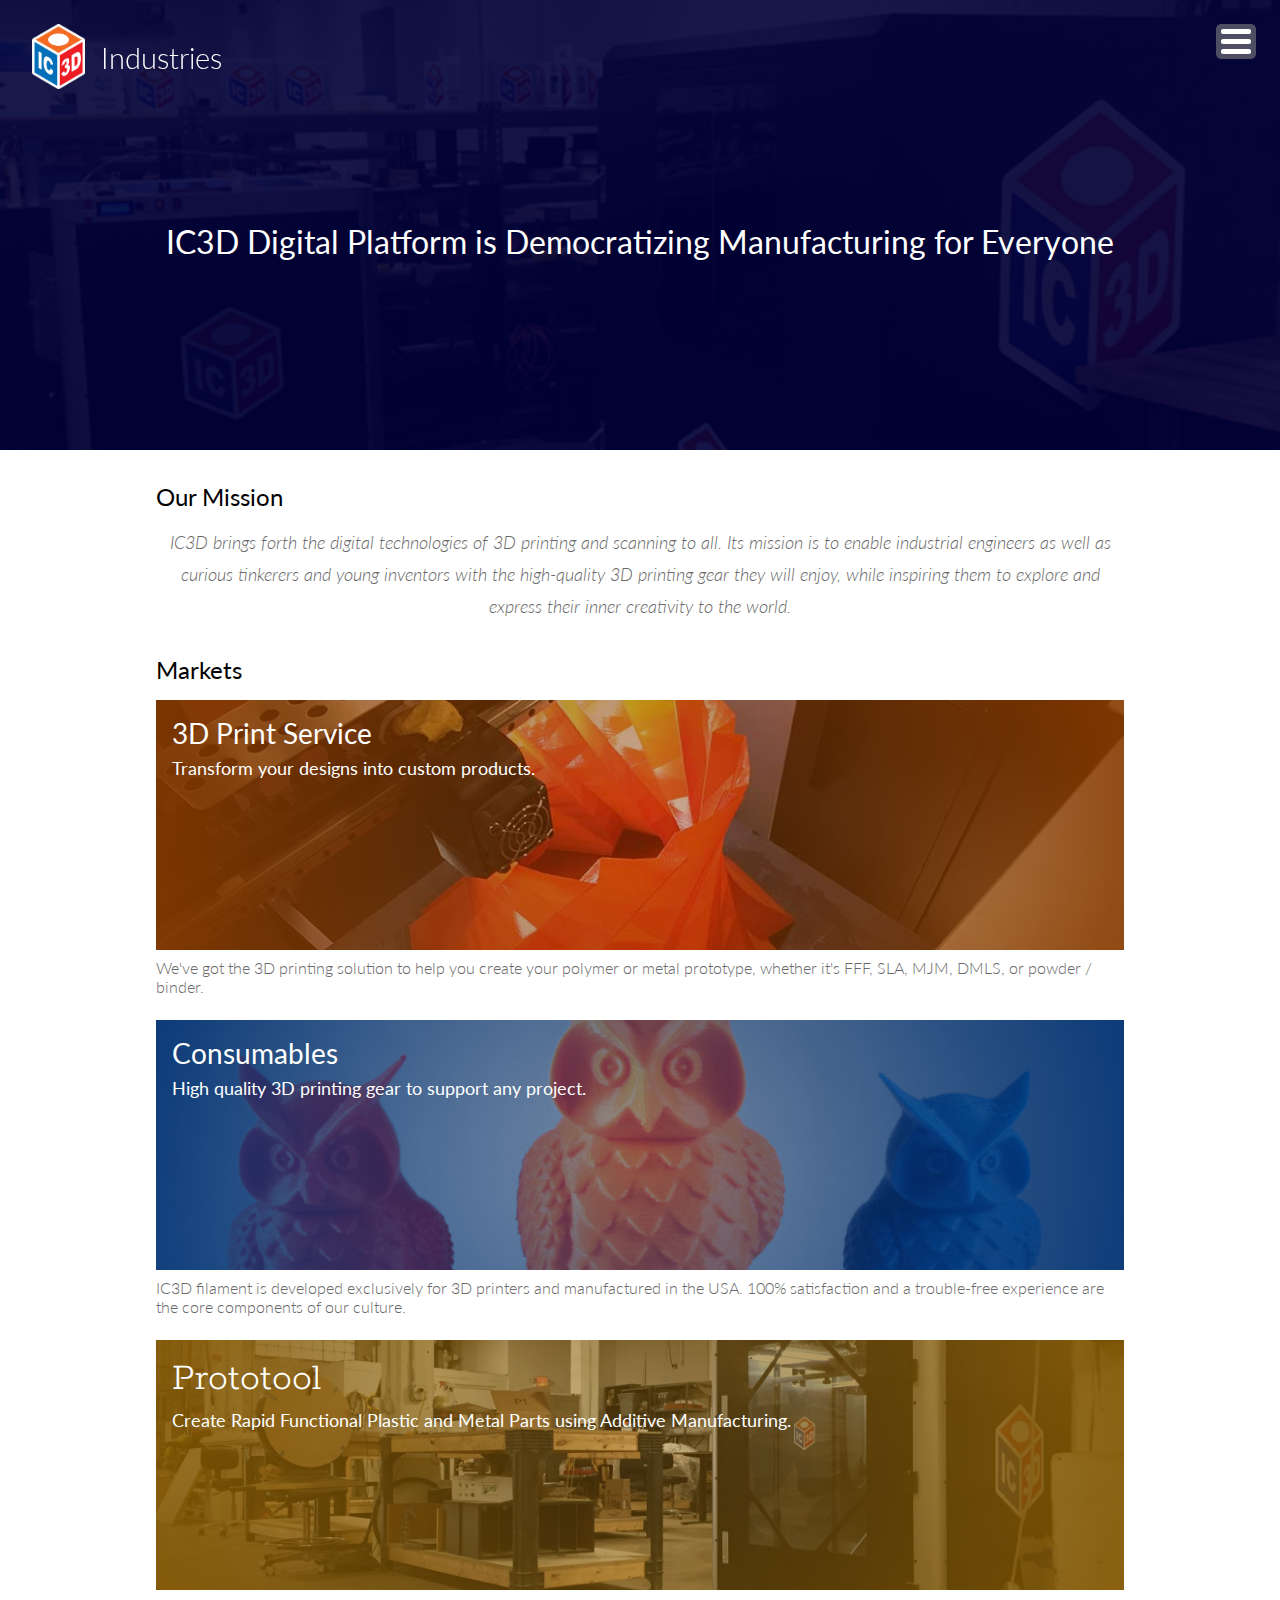
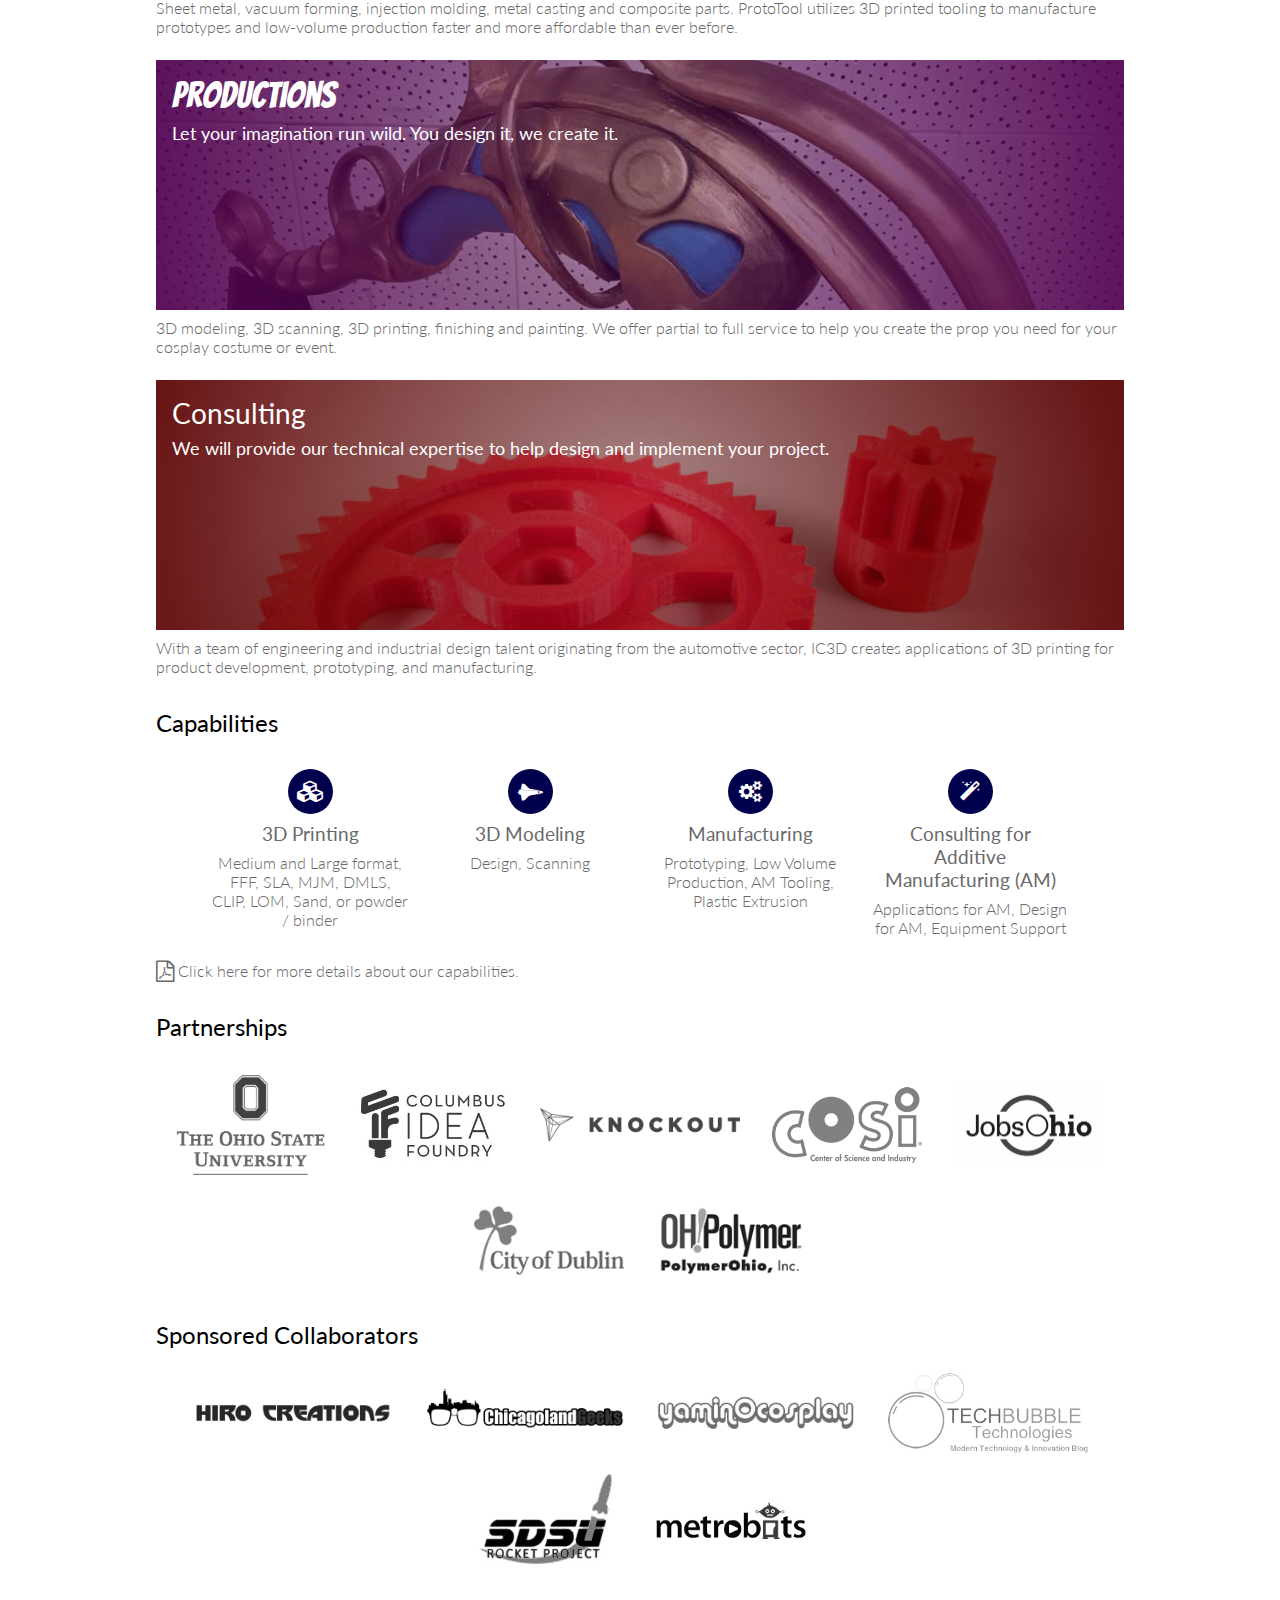
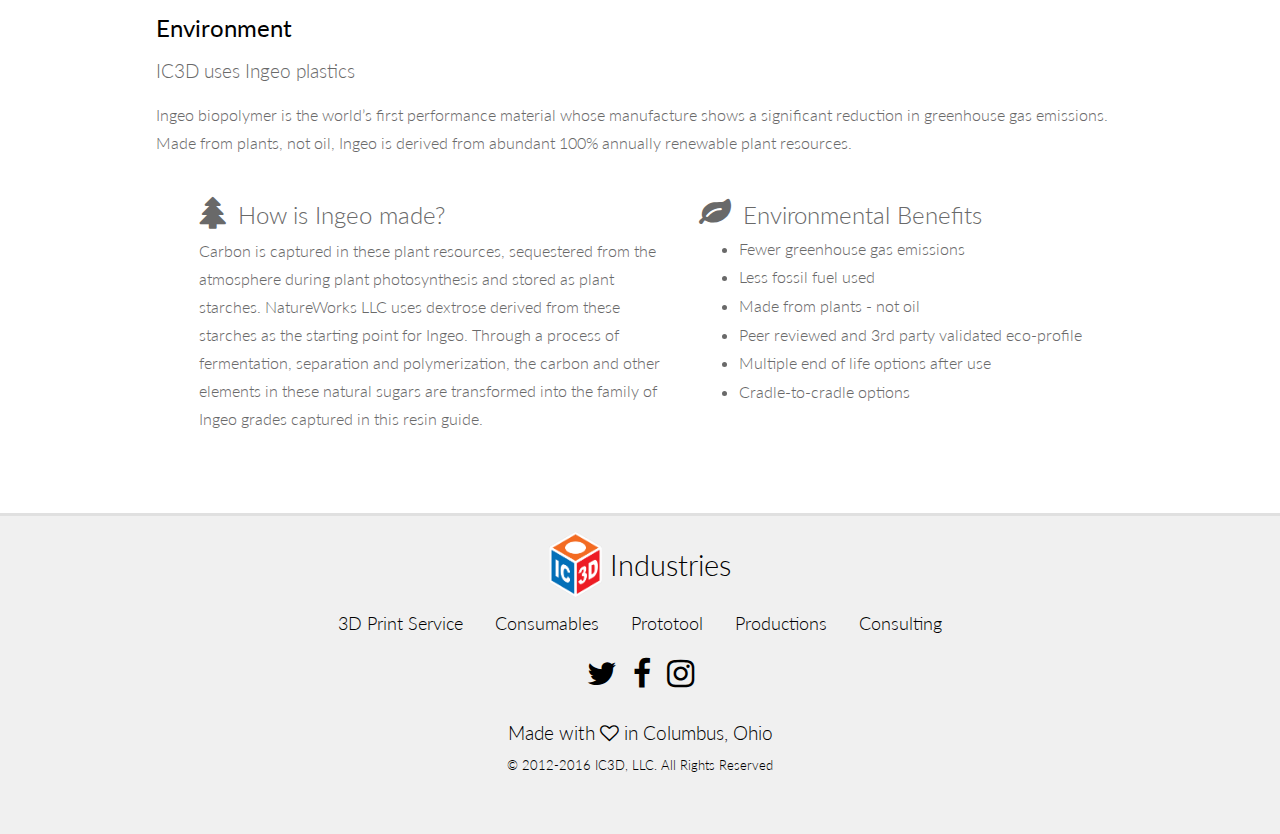
<file: site/index.html>
<!DOCTYPE html>

<html>

<!-- HEAD -->
  <head>
    <meta charset="utf-8">
    <title>IC3D Industries</title>
    <link rel="stylesheet" href="css/normalize.css">
    <link rel="stylesheet" href="css/style.css">
    <link rel="stylesheet" href="css/font-awesome-4.6.3/css/font-awesome.min.css">
    <link href="https://fonts.googleapis.com/css?family=Bangers|Lato:300,300i,400,700,700i|Rokkitt:400,700" rel="stylesheet">
    <meta name="viewport" content="width=device-width">
  </head>
<!-- /HEAD -->

<!-- BODY -->
  <body>

<!-- NAV SLIDER -->

<div id="navigator">
	<ul id="nav">
		<li class="nav_tab">
			<a href="index.html"><p>Home</p></a>
		</li>
    <li class="nav_tab">
			<a href="http://consumables.ic3dprinters.com/shop/"><p>Shop</p></a>
		</li>
    <li class="nav_tab">
			<a href="about.html"><p>About</p></a>
		</li>
    <li class="nav_tab">
			<a href="contact.html"><p>Contact Us</p></a>
		</li>
    <li class="nav_cat">
      <p>Industries</p>
    </li>
		<li class="nav_tab">
			<a href="http://consumables.ic3dprinters.com/3d-printing-service-columbus-ohio/"><p>3D Print Service</p></a>
		</li>
    <li class="nav_tab">
			<a href="http://consumables.ic3dprinters.com/"><p>Consumables</p></a>
		</li>
		<li class="nav_tab">
			<a href="http://prototool.ic3dprinters.com/"><p>Prototool</p></a>
		</li>
    <li class="nav_tab">
      <a href="#"><p>Productions</p></a>
    </li>
    <li class="nav_tab">
      <a href="#"><p>Consulting</p></a>
    </li>
	</ul>
</div>

<!-- /NAV SLIDER -->

<!-- NAV SLIDER ICON -->
        <div class="menu-icon main-transition">
    			<div class="line_one"></div>
      		<div class="line_two"></div>
      		<div class="line_three"></div>
    		</div>
<!-- /NAV SLIDER ICON -->

<!-- HEADER -->
    <header>
      <div class="main-nav main-transition">
        <a href="index.html">
          <img src="./img/IC3D-logo-outlined.png" class="main-nav__logo main-transition" alt="IC3D Prototool">
        </a>
        <a href="index.html">
          <span class="main-nav__logoFont main-transition">Industries</span>
        </a>
      </div>

      <div class="main-banner">
        <div class="banner-wrapper">
          <h1>IC3D Digital Platform is Democratizing Manufacturing for Everyone</h1>
        </div>
      </div>
    </header>
<!-- /HEADER -->

<!-- MAIN CONTENT -->

    <div class="main-content">
<!-- MISSION STATEMENT -->
      <section class="mission">
        <h4>Our Mission</h4>
        <p id="mission-statement"><i>IC3D brings forth the digital technologies of 3D printing and scanning to all. Its mission is to enable industrial engineers as well as curious tinkerers and young inventors with the high-quality 3D printing gear they will enjoy, while inspiring them to explore and express their inner creativity to the world.</i></p>
      </section>
<!-- /MISSION STATEMENT -->

<!-- MARKETS -->
      <section class="markets">
        <h4>Markets</h4>

        <a href="http://consumables.ic3dprinters.com/3d-printing-service-columbus-ohio/">
          <div class="markets-splash__3dPrintService markets-splash">
            <h1 id="markets-3dPrintService__logo">3D Print Service</h1>
            <p class="markets-splash__text">Transform your designs into custom products.</p>
          </div>
        </a>
        <p>We've got the 3D printing solution to help you create your polymer or metal prototype, whether it's FFF, SLA, MJM, DMLS, or powder / binder.</p>

        <a href="http://consumables.ic3dprinters.com/">
        <div class="markets-splash__consumables markets-splash">
          <h1 id="markets-consumables__logo">Consumables</h1>
          <p class="markets-splash__text">High quality 3D printing gear to support any project.</p>
        </div>
        </a>
        <p>IC3D filament is developed exclusively for 3D printers and manufactured in the USA. 100% satisfaction and a trouble-free experience are the core components of our culture.</p>

        <a href="http://prototool.ic3dprinters.com/">
        <div class="markets-splash__prototool markets-splash">
          <h1 id="markets-prototool__logo">Prototool</h1>
          <p class="markets-splash__text">Create Rapid Functional Plastic and Metal Parts using Additive Manufacturing.</p>
        </div>
        </a>
        <p>Sheet metal, vacuum forming, injection molding, metal casting and composite parts. ProtoTool utilizes 3D printed tooling to manufacture prototypes and low-volume production faster and more affordable than ever before.</p>

        <div class="markets-splash__productions markets-splash">
          <h1 id="markets-productions__logo">Productions</h1>
          <p class="markets-splash__text">Let your imagination run wild. You design it, we create it.</p>
        </div>
        <p>3D modeling, 3D scanning, 3D printing, finishing and painting.  We offer partial to full service to help you create the prop you need for your cosplay costume or event.</p>

        <div class="markets-splash__consulting markets-splash">
          <h1 id="markets-consulting__logo">Consulting</h1>
          <p class="markets-splash__text">We will provide our technical expertise to help design and implement your project.</p>
        </div>
        <p>With a team of engineering and industrial design talent originating from the automotive sector, IC3D creates applications of 3D printing for product development, prototyping, and manufacturing.</p>


      </section>
<!-- MARKETS -->

<!-- CAPABILITIES -->

      <section class="capabilities">
        <h4>Capabilities</h4>
        <div class="capabilities-wrapper">
          <div class="capabilities-item">
            <div class="capabilities-item__icon">
              <i class="fa fa-cubes fa-lg" aria-hidden="true"></i>
            </div>
            <h5 class="capabilities-item__title">3D Printing</h5>
            <p>Medium and Large format, FFF, SLA, MJM, DMLS, CLIP, LOM, Sand, or powder / binder</p>
          </div>

          <div class="capabilities-item">
            <div class="capabilities-item__icon">
              <i class="fa fa-space-shuttle fa-lg" aria-hidden="true"></i>
            </div>
            <h5 class="capabilities-item__title">3D Modeling</h5>
            <p>Design, Scanning</p>
          </div>

          <div class="capabilities-item">
            <div class="capabilities-item__icon">
              <i class="fa fa-cogs fa-lg" aria-hidden="true"></i>
            </div>
            <h5 class="capabilities-item__title">Manufacturing</h5>
            <p>Prototyping, Low Volume Production, AM Tooling, Plastic Extrusion</p>
          </div>

          <div class="capabilities-item">
            <div class="capabilities-item__icon">
              <i class="fa fa-magic fa-lg" aria-hidden="true"></i>
            </div>
            <h5 class="capabilities-item__title">Consulting for Additive Manufacturing (AM)</h5>
            <p>Applications for AM, Design for AM, Equipment Support</p>
          </div>

        </div>
        <a href="ref/IC3D-Industry-Services.pdf"><i class="fa fa-file-pdf-o fa-lg" aria-hidden="true"></i> Click here for more details about our capabilities.</a>
      </section>

<!-- /CAPABILITIES -->

<!-- PARTNERSHIPS -->

      <section class="partnerships">
        <h4>Partnerships</h4>

        <div class="partnerships-wrapper">

          <div class="partnerships-logo main-toggleGreyScale">
            <a href="https://www.osu.edu/" target="_blank">
              <img class="main-imgGreyScale main-transition" src="img/partnerships/TheOhioStateUniversity.jpg" alt="The Ohio State University">
            </a>
          </div>
          <!-- <div class="partnerships-logo main-toggleGreyScale">
            <a href="http://www.honda.com/" target="_blank">
              <img class="main-imgGreyScale main-transition" src="img/partnerships/Honda.png" alt="Honda">
            </a>
          </div> -->
          <div class="partnerships-logo main-toggleGreyScale">
            <a href="http://www.columbusideafoundry.com/" target="_blank">
              <img class="main-imgGreyScale main-transition" src="img/partnerships/CIF.jpg" alt="Columbus Idea Foundry">
            </a>
          </div>
          <div class="partnerships-logo main-toggleGreyScale partnerships-logo__wide">
            <a href="https://knockoutconcepts.com/" target="_blank">
              <img class="main-imgGreyScale main-transition" src="img/partnerships/KnockoutConcepts.png" alt="Knockout Concepts">
            </a>
          </div>
          <div class="partnerships-logo main-toggleGreyScale">
            <a href="http://cosi.org/" target="_blank">
              <img class="main-imgGreyScale main-transition" src="img/partnerships/COSI.png" alt="COSI">
            </a>
          </div>
          <div class="partnerships-logo main-toggleGreyScale">
            <a href="http://jobs-ohio.com/" target="_blank">
              <img class="main-imgGreyScale main-transition" src="img/partnerships/JobsOhio.gif" alt="Jobs Ohio">
            </a>
          </div>
          <div class="partnerships-logo main-toggleGreyScale">
            <a href="http://dublinohiousa.gov/" target="_blank">
              <img class="main-imgGreyScale main-transition" src="img/partnerships/Dublin.png" alt="City of Dublin">
            </a>
          </div>
          <div class="partnerships-logo main-toggleGreyScale">
            <a href="http://polymerohio.org/" target="_blank">
              <img class="main-imgGreyScale main-transition" src="img/partnerships/PolymerOhio.png" alt="Polymer Ohio">
            </a>
          </div>

        </div>

      </section>

<!-- /PARTNERSHIPS -->

<!-- SPONSORED COLLABORATORS -->

      <section class="sponsoredCollaborators">
        <h4>Sponsored Collaborators</h4>

        <div class="partnerships-wrapper">

          <div class="partnerships-logo main-toggleGreyScale partnerships-logo__wide">
            <a href="https://www.facebook.com/hirocreations/" target="_blank">
              <img class="main-imgGreyScale main-transition" src="img/sponsored-collab/HiroCreations.jpg" alt="Hiro Creations">
            </a>
          </div>

          <div class="partnerships-logo main-toggleGreyScale partnerships-logo__wide">
            <a href="https://www.youtube.com/user/ChicagolandGeeks" target="_blank">
              <img class="main-imgGreyScale main-transition" src="img/sponsored-collab/ChicagolandGeeks.png" alt="Chicagoland Geeks">
            </a>
          </div>

          <div class="partnerships-logo main-toggleGreyScale partnerships-logo__wide">
            <a href="https://www.facebook.com/Yamin0Cosplay/" target="_blank">
              <img class="main-imgGreyScale main-transition" src="img/sponsored-collab/Yamin0Cosplay.jpg" alt="Yamin0 Cosplay">
            </a>
          </div>

          <div class="partnerships-logo main-toggleGreyScale partnerships-logo__wide">
            <a href="https://www.techbubble.info/" target="_blank">
              <img class="main-imgGreyScale main-transition" src="img/sponsored-collab/TechBubble.jpg" alt="Tech Bubble Modern Technology and Innovation Blog">
            </a>
          </div>

          <div class="partnerships-logo main-toggleGreyScale">
            <a href="http://rocket.sdsu.edu/" target="_blank">
              <img class="main-imgGreyScale main-transition" src="img/sponsored-collab/SDSURocket.jpg" alt="San Diego State University Rocket Project">
            </a>
          </div>

          <div class="partnerships-logo main-toggleGreyScale">
            <a href="http://www.metrobots.org/" target="_blank">
              <img class="main-imgGreyScale main-transition" src="img/sponsored-collab/Metrobots.jpg" alt="Metrobots">
            </a>
          </div>


      </section>

<!-- /SPONSORED COLLABORATORS -->

<!-- ENVIRONMENT -->


<!-- /ENVIRONMENT -->

<!-- GIVING BACK -->

      <section class="giving">
        <h4>Environment</h4>

        <h3>IC3D uses Ingeo plastics</h5>
        <p>Ingeo biopolymer is the world’s first performance material whose manufacture shows a significant reduction in greenhouse gas emissions. Made from plants, not oil, Ingeo is derived from abundant 100% annually renewable plant resources.</p>

        <div class="giving-wrapper">
          <div class="giving-item">
            <div class="giving-title">
              <i class="fa fa-tree fa-2x" aria-hidden="true"></i>
              <span class="giving-titleFont">How is Ingeo made?</span>
            </div>
            <p>
              Carbon is captured in these plant resources, sequestered from the atmosphere during plant photosynthesis and stored as plant starches. NatureWorks LLC uses dextrose derived from these starches as the starting point for Ingeo. Through a process of fermentation, separation and polymerization, the carbon and other elements in these natural sugars are transformed into the family of Ingeo grades captured in this resin guide.
            </p>
          </div>

          <div class="giving-item">
            <div class="giving-title">
              <i class="fa fa-leaf fa-2x" aria-hidden="true"></i>
              <span class="giving-titleFont">Environmental Benefits</span>
            </div>
            <ul>
              <li>Fewer greenhouse gas emissions</li>
              <li>Less fossil fuel used</li>
              <li>Made from plants - not oil</li>
              <li>Peer reviewed and 3rd party validated eco-profile</li>
              <li>Multiple end of life options after use</li>
              <li>Cradle-to-cradle options</li>
            </ul>
          </div>
        </div>


      </section>
<!-- /GIVING BACK -->

    </div>
<!-- /MAIN CONTENT -->

<!-- FOOTER -->
    <footer class="main-footer">
      <div class="main-footer__madeIn">
        <div class="main-footer__industries">
          <img src="./img/IC3D-logo-outlined.png" class="main-footer__logo">
          <span id="main-footer__industriesText">Industries</span>
        </div>
        <ul class="main-footer__markets">
          <li><a href="http://consumables.ic3dprinters.com/3d-printing-service-columbus-ohio/">3D Print Service</a></li>
          <li><a href="http://consumables.ic3dprinters.com/">Consumables</a></li>
          <li><a href="http://prototool.ic3dprinters.com/">Prototool</a></li>
          <li>Productions</li>
          <li>Consulting</li>
        </ul>

        <ul class="main-footer__socialIcons">
          <li>
            <a href="https://twitter.com/IC3D_Printers"><i class="fa fa-twitter fa-2x" aria-hidden="true"></i></a>
          </li>
          <li>
            <a href="https://www.facebook.com/ic3dprinters"><i class="fa fa-facebook fa-2x" aria-hidden="true"></i></a>
          </li>
          <li>
            <a href="https://www.instagram.com/ic3d_printers/"><i class="fa fa-instagram fa-2x" aria-hidden="true"></i></a>
          </li>
        </ul>

        <h3>Made with <i class="fa fa-heart-o"></i> in Columbus, Ohio</h3>

        <p id="main-footer__copyright">© 2012-2016 IC3D, LLC. All Rights Reserved</p>
      </div>
    </footer>

<!-- /FOOTER -->
    <script src="https://code.jquery.com/jquery-3.1.0.js"   integrity="sha256-slogkvB1K3VOkzAI8QITxV3VzpOnkeNVsKvtkYLMjfk="   crossorigin="anonymous"></script>
    <script src="./js/code.js"></script>
    <!-- GOOGLE ANALYTICS -->
    <script>
      (function(i,s,o,g,r,a,m){i['GoogleAnalyticsObject']=r;i[r]=i[r]||function(){
      (i[r].q=i[r].q||[]).push(arguments)},i[r].l=1*new Date();a=s.createElement(o),
      m=s.getElementsByTagName(o)[0];a.async=1;a.src=g;m.parentNode.insertBefore(a,m)
      })(window,document,'script','https://www.google-analytics.com/analytics.js','ga');

      ga('create', 'UA-49288237-1', 'auto');
      ga('send', 'pageview');

    </script>
    <!-- /GOOGLE ANALYTICS -->
  </body>
<!-- /BODY -->

</html>
</file>
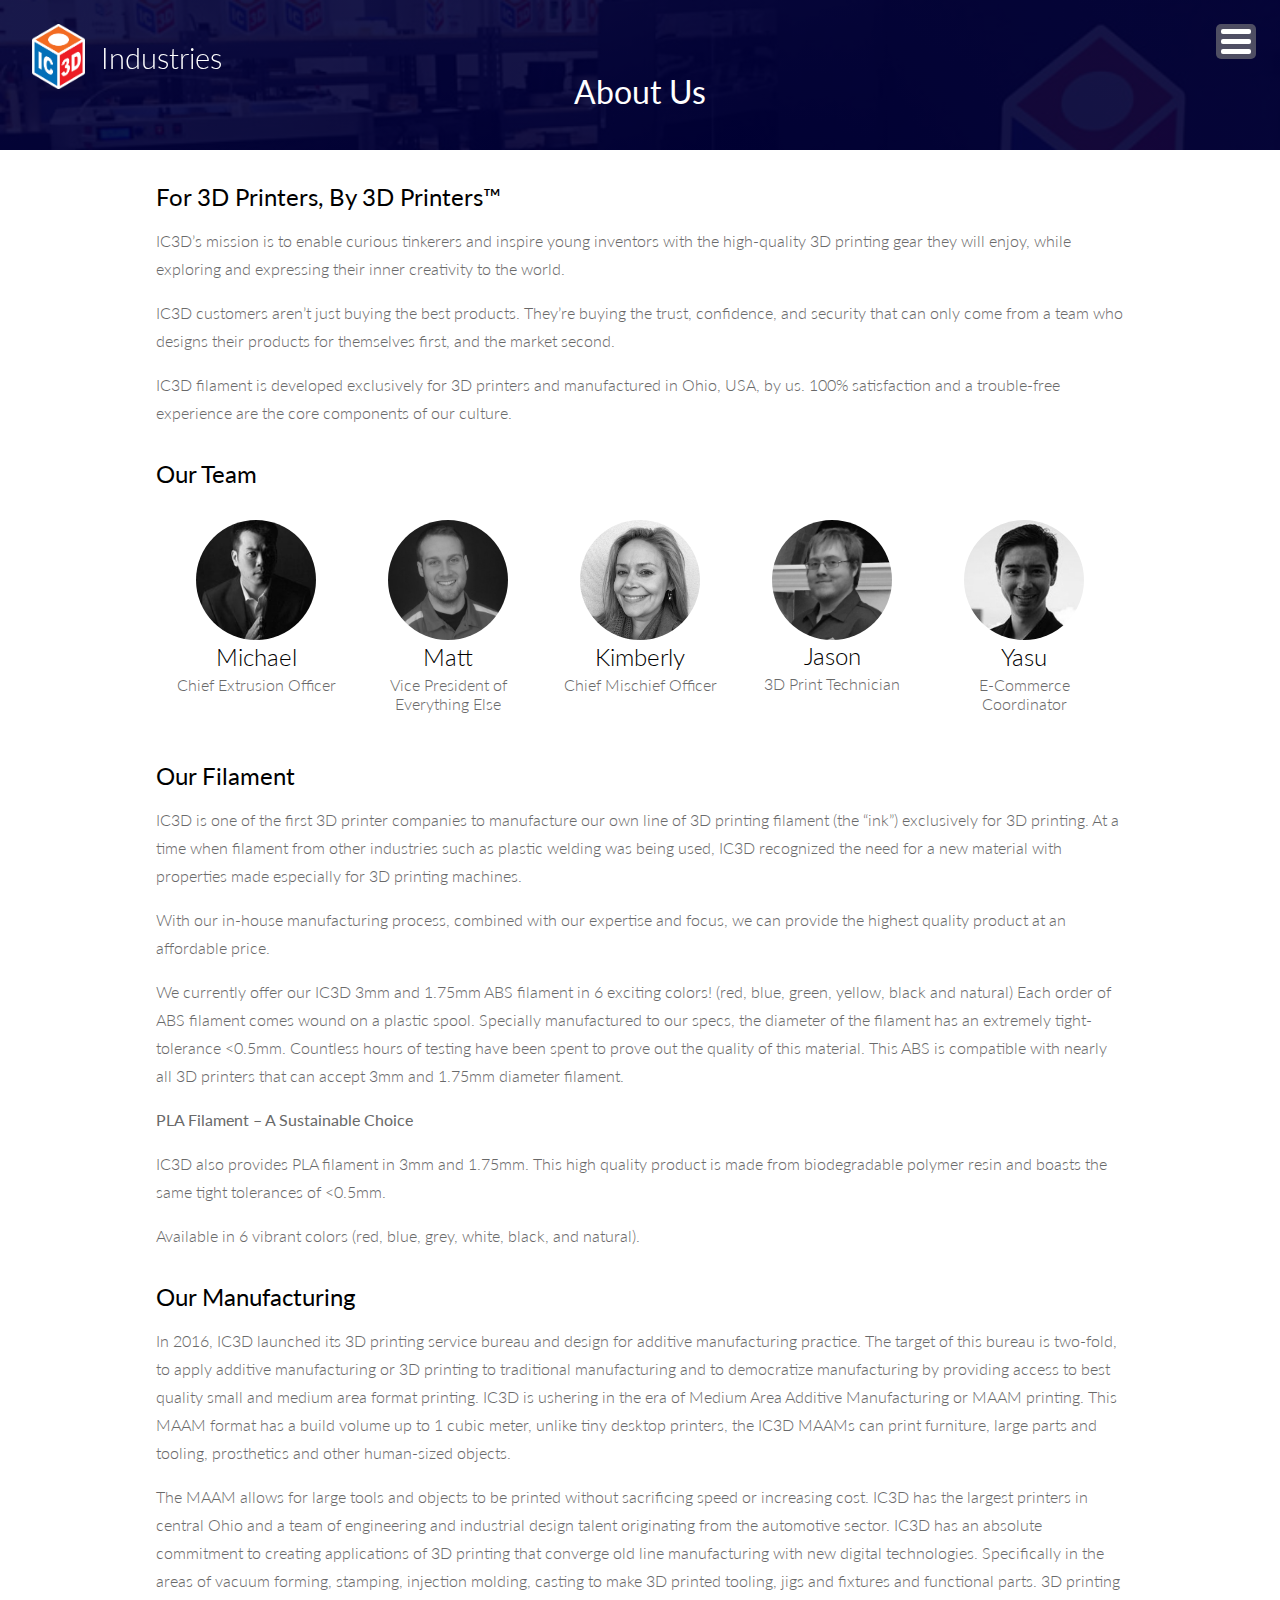
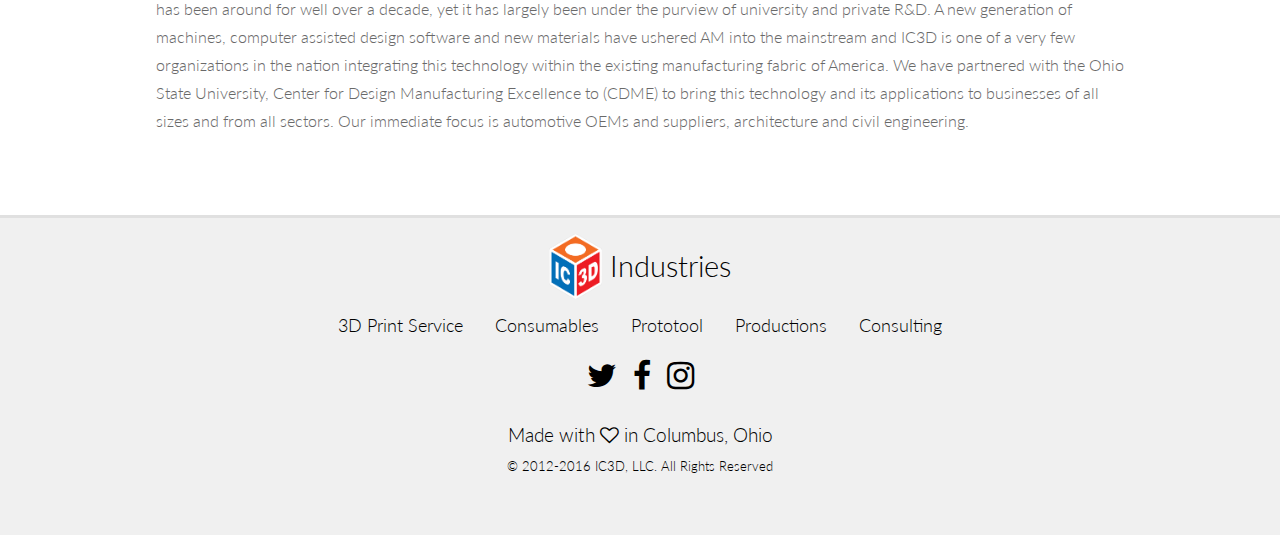
<file: site/about.html>
<!DOCTYPE html>

<html>

<!-- HEAD -->
  <head>
    <meta charset="utf-8">
    <title>IC3D Industries - About Us</title>
    <link rel="stylesheet" href="css/normalize.css">
    <link rel="stylesheet" href="css/style_infoPage.css">
    <link rel="stylesheet" href="css/font-awesome-4.6.3/css/font-awesome.min.css">
    <link href="https://fonts.googleapis.com/css?family=Bangers|Lato:300,300i,400,700,700i|Rokkitt:400,700" rel="stylesheet">
    <meta name="viewport" content="width=device-width">
  </head>
<!-- /HEAD -->

<!-- BODY -->
  <body>

    <!-- NAV SLIDER -->

    <div id="navigator">
    	<ul id="nav">
    		<li class="nav_tab">
    			<a href="index.html"><p>Home</p></a>
    		</li>
        <li class="nav_tab">
    			<a href="http://consumables.ic3dprinters.com/shop/"><p>Shop</p></a>
    		</li>
        <li class="nav_tab">
    			<a href="about.html"><p>About</p></a>
    		</li>
        <li class="nav_tab">
    			<a href="contact.html"><p>Contact Us</p></a>
    		</li>
        <li class="nav_cat">
          <p>Industries</p>
        </li>
    		<li class="nav_tab">
    			<a href="http://consumables.ic3dprinters.com/3d-printing-service-columbus-ohio/"><p>3D Print Service</p></a>
    		</li>
        <li class="nav_tab">
    			<a href="http://consumables.ic3dprinters.com/"><p>Consumables</p></a>
    		</li>
    		<li class="nav_tab">
    			<a href="http://prototool.ic3dprinters.com/"><p>Prototool</p></a>
    		</li>
        <li class="nav_tab">
          <a href="#"><p>Productions</p></a>
        </li>
        <li class="nav_tab">
          <a href="#"><p>Consulting</p></a>
        </li>
    	</ul>
    </div>

    <!-- /NAV SLIDER -->

    <!-- NAV SLIDER ICON -->
    <div class="menu-icon main-transition">
			<div class="line_one"></div>
  		<div class="line_two"></div>
  		<div class="line_three"></div>
		</div>
    <!-- /NAV SLIDER ICON -->

<!-- HEADER -->
    <header>

      <div class="main-nav main-transition">
        <a href="index.html">
          <img src="./img/IC3D-logo-outlined.png" class="main-nav__logo main-transition" alt="IC3D Prototool">
        </a>
        <a href="index.html">
          <span class="main-nav__logoFont main-transition">Industries</span>
        </a>
      </div>


      <div class="main-banner">
        <div class="banner-wrapper">
          <h1>About Us</h1>
        </div>
      </div>
    </header>
<!-- /HEADER -->

<!-- MAIN CONTENT -->

    <div class="main-content">

<!-- ABOUT US -->

      <div class="about">

        <h4>For 3D Printers, By 3D Printers&trade;</h4>
        <p>IC3D’s mission is to enable curious tinkerers and inspire young inventors with the high-quality 3D printing gear they will enjoy, while exploring and expressing their inner creativity to the world.</p>
        <p>IC3D customers aren’t just buying the best products. They’re buying the trust, confidence, and security that can only come from a team who designs their products for themselves first, and the market second.</p>
        <p>IC3D filament is developed exclusively for 3D printers and manufactured in Ohio, USA, by us. 100% satisfaction and a trouble-free experience are the core components of our culture.</p>

        <h4>Our Team</h4>
        <div class="about-headshots">

          <div class="about-headshots__item main-toggleGreyScale">
            <img class="main-imgGreyScale main-transition" src="img/headshots/michael.jpg" alt="Michael">
            <span class="about-headshots__item__name">Michael</span>
            <span class="about-headshots__item__role">Chief Extrusion Officer</span>
          </div>
          <div class="about-headshots__item main-toggleGreyScale">
            <img class="main-imgGreyScale main-transition" src="img/headshots/matt.jpg" alt="Matt">
            <span class="about-headshots__item__name">Matt</span>
            <span class="about-headshots__item__role">Vice President of Everything Else</span>
          </div>
          <div class="about-headshots__item main-toggleGreyScale">
            <img class="main-imgGreyScale main-transition" src="img/headshots/kimberly.jpg" alt="Kimberly">
            <span class="about-headshots__item__name">Kimberly</span>
            <span class="about-headshots__item__role">Chief Mischief Officer</span>
          </div>
          <div class="about-headshots__item main-toggleGreyScale">
            <img class="main-imgGreyScale main-transition" src="img/headshots/jason.jpg" alt="Jason">
            <span class="about-headshots__item__name">Jason</span>
            <span class="about-headshots__item__role">3D Print Technician</span>
          </div>
          <div class="about-headshots__item main-toggleGreyScale">
            <img class="main-imgGreyScale main-transition" src="img/headshots/yasu.jpg" alt="Yasu">
            <span class="about-headshots__item__name">Yasu</span>
            <span class="about-headshots__item__role">E-Commerce Coordinator</span>
          </div>

        </div>

        <h4>Our Filament</h4>
        <p>IC3D is one of the first 3D printer companies to manufacture our own line of 3D printing filament (the “ink”) exclusively for 3D printing. At a time when filament from other industries such as plastic welding was being used, IC3D recognized the need for a new material with properties made especially for 3D printing machines.
        <p>With our in-house manufacturing process, combined with our expertise and focus, we can provide the highest quality product at an affordable price.</p>
        <p>We currently offer our IC3D 3mm and 1.75mm ABS filament in 6 exciting colors! (red, blue, green, yellow, black and natural) Each order of ABS filament comes wound on a plastic spool. Specially manufactured to our specs, the diameter of the filament has an extremely tight-tolerance <0.5mm. Countless hours of testing have been spent to prove out the quality of this material. This ABS is compatible with nearly all 3D printers that can accept 3mm and 1.75mm diameter filament.</p>
        <p><strong>PLA Filament – A Sustainable Choice</strong></p>
        <p>IC3D also provides PLA filament in 3mm and 1.75mm. This high quality product is made from biodegradable polymer resin and boasts the same tight tolerances of <0.5mm.</p>
        <p>Available in 6 vibrant colors (red, blue, grey, white, black, and natural).</p>

        <h4>Our Manufacturing</h4>
        <p>In 2016, IC3D launched its 3D printing service bureau and design for additive manufacturing practice. The target of this bureau is two-fold, to apply additive manufacturing or 3D printing to traditional manufacturing and to democratize manufacturing by providing access to best quality small and medium area format printing. IC3D is ushering in the era of Medium Area Additive Manufacturing or MAAM printing. This MAAM format has a build volume up to 1 cubic meter, unlike tiny desktop printers, the IC3D MAAMs can print furniture, large parts and tooling, prosthetics and other human-sized objects.</p>
        <p>The MAAM allows for large tools and objects to be printed without sacrificing speed or increasing cost. IC3D has the largest printers in central Ohio and a team of engineering and industrial design talent originating from the automotive sector. IC3D has an absolute commitment to creating applications of 3D printing that converge old line manufacturing with new digital technologies. Specifically in the areas of vacuum forming, stamping, injection molding, casting to make 3D printed tooling, jigs and fixtures and functional parts. 3D printing has been around for well over a decade, yet it has largely been under the purview of university and private R&D. A new generation of machines, computer assisted design software and new materials have ushered AM into the mainstream and IC3D is one of a very few organizations in the nation integrating this technology within the existing manufacturing fabric of America.  We have partnered with the Ohio State University, Center for Design Manufacturing Excellence to (CDME) to bring this technology and its applications to businesses of all sizes and from all sectors. Our immediate focus is automotive OEMs and suppliers, architecture and civil engineering.</p>

      </div>

<!-- /ABOUT US -->


    </div>
<!-- /MAIN CONTENT -->


<!-- FOOTER -->
    <footer class="main-footer">
      <div class="main-footer__madeIn">
        <div class="main-footer__industries">
          <img src="./img/IC3D-logo-outlined.png" class="main-footer__logo">
          <span id="main-footer__industriesText">Industries</span>
        </div>
        <ul class="main-footer__markets">
          <li><a href="http://consumables.ic3dprinters.com/3d-printing-service-columbus-ohio/">3D Print Service</a></li>
          <li><a href="http://consumables.ic3dprinters.com/">Consumables</a></li>
          <li><a href="http://prototool.ic3dprinters.com/">Prototool</a></li>
          <li>Productions</li>
          <li>Consulting</li>
        </ul>

        <ul class="main-footer__socialIcons">
          <li>
            <a href="https://twitter.com/IC3D_Printers"><i class="fa fa-twitter fa-2x" aria-hidden="true"></i></a>
          </li>
          <li>
            <a href="https://www.facebook.com/ic3dprinters"><i class="fa fa-facebook fa-2x" aria-hidden="true"></i></a>
          </li>
          <li>
            <a href="https://www.instagram.com/ic3d_printers/"><i class="fa fa-instagram fa-2x" aria-hidden="true"></i></a>
          </li>
        </ul>

        <h3>Made with <i class="fa fa-heart-o"></i> in Columbus, Ohio</h3>

        <p id="main-footer__copyright">© 2012-2016 IC3D, LLC. All Rights Reserved</p>
      </div>
    </footer>

<!-- /FOOTER -->
    <script src="https://code.jquery.com/jquery-3.1.0.js"   integrity="sha256-slogkvB1K3VOkzAI8QITxV3VzpOnkeNVsKvtkYLMjfk="   crossorigin="anonymous"></script>
    <script src="./js/code.js"></script>
    <!-- GOOGLE ANALYTICS -->
    <script>
      (function(i,s,o,g,r,a,m){i['GoogleAnalyticsObject']=r;i[r]=i[r]||function(){
      (i[r].q=i[r].q||[]).push(arguments)},i[r].l=1*new Date();a=s.createElement(o),
      m=s.getElementsByTagName(o)[0];a.async=1;a.src=g;m.parentNode.insertBefore(a,m)
      })(window,document,'script','https://www.google-analytics.com/analytics.js','ga');

      ga('create', 'UA-49288237-1', 'auto');
      ga('send', 'pageview');

    </script>
    <!-- /GOOGLE ANALYTICS -->
  </body>

<!-- /BODY -->

</html>
</file>
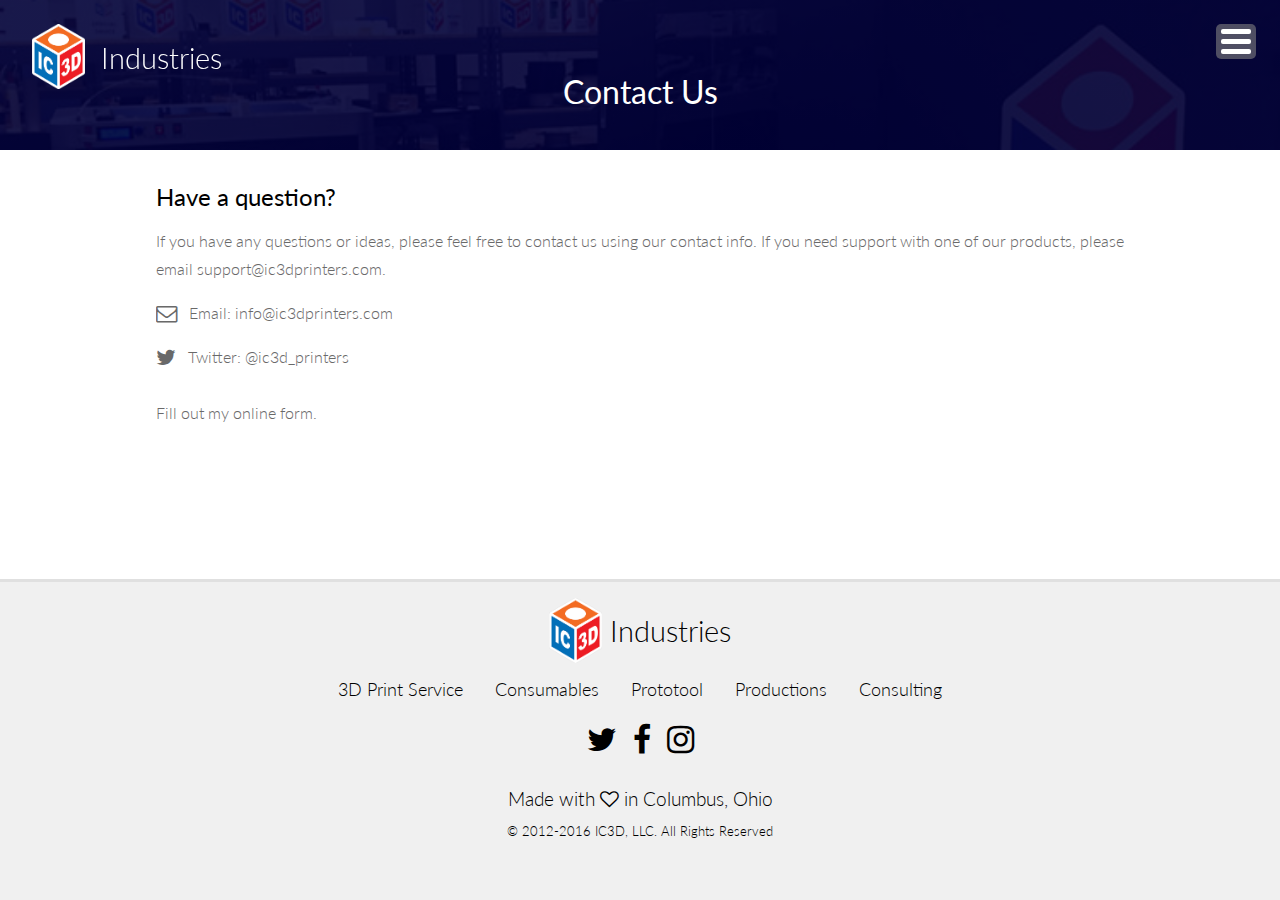
<file: site/contact.html>
<!DOCTYPE html>

<html>

<!-- HEAD -->
  <head>
    <meta charset="utf-8">
    <title>IC3D Industries - Contact Us</title>
    <link rel="stylesheet" href="css/normalize.css">
    <link rel="stylesheet" href="css/style_infoPage.css">
    <link rel="stylesheet" href="css/font-awesome-4.6.3/css/font-awesome.min.css">
    <link href="https://fonts.googleapis.com/css?family=Bangers|Lato:300,300i,400,700,700i|Rokkitt:400,700" rel="stylesheet">
    <meta name="viewport" content="width=device-width">
  </head>
<!-- /HEAD -->

<!-- BODY -->
  <body>

    <!-- NAV SLIDER -->

    <div id="navigator">
    	<ul id="nav">
    		<li class="nav_tab">
    			<a href="index.html"><p>Home</p></a>
    		</li>
        <li class="nav_tab">
    			<a href="http://consumables.ic3dprinters.com/shop/"><p>Shop</p></a>
    		</li>
        <li class="nav_tab">
    			<a href="about.html"><p>About</p></a>
    		</li>
        <li class="nav_tab">
    			<a href="contact.html"><p>Contact Us</p></a>
    		</li>
        <li class="nav_cat">
          <p>Industries</p>
        </li>
        <li class="nav_tab">
    			<a href="http://consumables.ic3dprinters.com/3d-printing-service-columbus-ohio/"><p>3D Print Service</p></a>
    		</li>
        <li class="nav_tab">
    			<a href="http://consumables.ic3dprinters.com/"><p>Consumables</p></a>
    		</li>
    		<li class="nav_tab">
    			<a href="http://prototool.ic3dprinters.com/"><p>Prototool</p></a>
    		</li>
        <li class="nav_tab">
          <a href="#"><p>Productions</p></a>
        </li>
        <li class="nav_tab">
          <a href="#"><p>Consulting</p></a>
        </li>
    	</ul>
    </div>

    <!-- /NAV SLIDER -->

    <!-- NAV SLIDER ICON -->
    <div class="menu-icon main-transition">
			<div class="line_one"></div>
  		<div class="line_two"></div>
  		<div class="line_three"></div>
		</div>
    <!-- /NAV SLIDER ICON -->

<!-- HEADER -->
    <header>

      <div class="main-nav main-transition">
        <a href="index.html">
          <img src="./img/IC3D-logo-outlined.png" class="main-nav__logo main-transition" alt="IC3D Prototool">
        </a>
        <a href="index.html">
          <span class="main-nav__logoFont main-transition">Industries</span>
        </a>
      </div>


      <div class="main-banner">
        <div class="banner-wrapper">
          <h1>Contact Us</h1>
        </div>
      </div>
    </header>
<!-- /HEADER -->

<!-- MAIN CONTENT -->

    <div class="main-content">

<!-- CONTACT US-->

      <div class="contact">

        <h4>Have a question?</h4>

        <p>
          If you have any questions or ideas, please feel free to contact us using our contact info. If you need support with one of our products, please email support@ic3dprinters.com.
        </p>

        <p>
          <i class="fa fa-envelope-o fa-lg licon" aria-hidden="true"></i> Email: info@ic3dprinters.com
        </p>

        <p>
          <i class="fa fa-twitter fa-lg licon" aria-hidden="true"></i> Twitter: @ic3d_printers
        </p>

        <div id="contact-form">
          <div id="wufoo-z85sfwc0176b31">
            Fill out my <a href="https://ic3dprinters.wufoo.com/forms/z85sfwc0176b31">online form</a>.
            </div>
            <script type="text/javascript">var z85sfwc0176b31;(function(d, t) {
            var s = d.createElement(t), options = {
            'userName':'ic3dprinters',
            'formHash':'z85sfwc0176b31',
            'autoResize':true,
            'height':'519',
            'async':true,
            'host':'wufoo.com',
            'header':'show',
            'ssl':true};
            s.src = ('https:' == d.location.protocol ? 'https://' : 'http://') + 'www.wufoo.com/scripts/embed/form.js';
            s.onload = s.onreadystatechange = function() {
            var rs = this.readyState; if (rs) if (rs != 'complete') if (rs != 'loaded') return;
            try { z85sfwc0176b31 = new WufooForm();z85sfwc0176b31.initialize(options);z85sfwc0176b31.display(); } catch (e) {}};
            var scr = d.getElementsByTagName(t)[0], par = scr.parentNode; par.insertBefore(s, scr);
            })(document, 'script');</script>
        </div>
      </div>

<!-- /CONTACT US -->

    </div>
<!-- /MAIN CONTENT -->


<!-- FOOTER -->
    <footer class="main-footer">
      <div class="main-footer__madeIn">
        <div class="main-footer__industries">
          <img src="./img/IC3D-logo-outlined.png" class="main-footer__logo">
          <span id="main-footer__industriesText">Industries</span>
        </div>
        <ul class="main-footer__markets">
          <li><a href="http://consumables.ic3dprinters.com/3d-printing-service-columbus-ohio/">3D Print Service</a></li>
          <li><a href="http://consumables.ic3dprinters.com/">Consumables</a></li>
          <li><a href="http://prototool.ic3dprinters.com/">Prototool</a></li>
          <li>Productions</li>
          <li>Consulting</li>
        </ul>

        <ul class="main-footer__socialIcons">
          <li>
            <a href="https://twitter.com/IC3D_Printers"><i class="fa fa-twitter fa-2x" aria-hidden="true"></i></a>
          </li>
          <li>
            <a href="https://www.facebook.com/ic3dprinters"><i class="fa fa-facebook fa-2x" aria-hidden="true"></i></a>
          </li>
          <li>
            <a href="https://www.instagram.com/ic3d_printers/"><i class="fa fa-instagram fa-2x" aria-hidden="true"></i></a>
          </li>
        </ul>

        <h3>Made with <i class="fa fa-heart-o"></i> in Columbus, Ohio</h3>

        <p id="main-footer__copyright">© 2012-2016 IC3D, LLC. All Rights Reserved</p>
      </div>
    </footer>

<!-- /FOOTER -->
    <script src="https://code.jquery.com/jquery-3.1.0.js"   integrity="sha256-slogkvB1K3VOkzAI8QITxV3VzpOnkeNVsKvtkYLMjfk="   crossorigin="anonymous"></script>
    <script src="./js/code.js"></script>
    <!-- GOOGLE ANALYTICS -->
    <script>
      (function(i,s,o,g,r,a,m){i['GoogleAnalyticsObject']=r;i[r]=i[r]||function(){
      (i[r].q=i[r].q||[]).push(arguments)},i[r].l=1*new Date();a=s.createElement(o),
      m=s.getElementsByTagName(o)[0];a.async=1;a.src=g;m.parentNode.insertBefore(a,m)
      })(window,document,'script','https://www.google-analytics.com/analytics.js','ga');

      ga('create', 'UA-49288237-1', 'auto');
      ga('send', 'pageview');

    </script>
    <!-- /GOOGLE ANALYTICS -->
  </body>
<!-- /BODY -->

</html>
</file>
<file: site/css/style.css>
/*Universal*/

* {
  border: 0px solid;
  box-sizing: border-box;
}

/*/UNIVERSAL*/

/*BODY*/

body {
  margin: 0;
  font-family: Lato, serif;
  font-weight: 300;
  color: #696969;
  display: flex;
  flex-direction: column;
  min-height: 100vh;
}

body a:link,
body a:visited {
  text-decoration: none;
  color: inherit;
}

body h4 {
  font-size: 1.5rem;
  margin: 2rem 0 1rem 0;
  font-weight: 400;
  color: #000;
}

body h1, h2, h3, h4 {
  font-weight: 300;
}

/*/BODY*/

/*HEADER*/

.main-nav {
  padding: 1rem 0;
  display: flex;
  flex-direction: row;
  justify-content: left;
  align-items: center;
  position: fixed;
  top: 0;
  left: 0;
  z-index: 1;
  width: 100%;
  background-color: rgba(0,0,0,0) ;
}

.main-nav__show {
  padding: 0.6rem 0;
  background-color: rgba(0,0,0,0.7) ;
}

.main-transition {
  -webkit-transition: all 0.25s ease-in-out;
	-moz-transition: all 0.25s ease-in-out;
	-o-transition: all 0.25s ease-in-out;
	transition: all 0.25s ease-in-out;
}

.main-nav__logo {
  height: 55px;
  padding: 0 1rem;
}

.main-nav__logoFont {
  font-size: 1.8rem;
  color: #fff;
}

.main-nav__logo-show {
  height: 45px;
  padding: 0 1rem;
}

.main-nav__logoFont-show {
  font-size: 1.5rem;
  color: #fff;
}

.main-banner {
  height: 450px;
  padding: 0 1em;
  display: flex;
  flex-direction: column;
  justify-content: center;
  text-align: center;
  /*background-color: #00004d;*/
  background:
  radial-gradient(
    circle farthest-side,
    rgba(0, 0, 55, 0.90),
    rgba(0, 0, 55, 0.90)
    ),
    url('../img/banner_splash.jpg');
  background-size: cover;
  background-position: 50% 25%;
  color: #fff;
}

.main-banner h1 {
  padding-top: 2rem;
  font-weight: 400;
}

.main-banner h3 {
  line-height: 2rem;
}

.banner-wrapper {
  max-width: 1000px;
  margin: auto;
}

/*/HEADER*/

/*MAIN CONTENT*/


.main-content {
  padding: 0 1rem;
  max-width: 1000px;
  margin: auto;
  flex: 1;
}

.main-imgGreyScale {
  -webkit-filter: grayscale(100%); /* Chrome, Safari, Opera */
  filter: grayscale(100%);
}
/*MISSION*/

#mission-statement {
  font-size: 1.1rem;
  text-align: center;
  max-width: 1000px;
  margin: auto;
}

#mission-statement p {
  font-weight: 300i;
}

#mission-statement i {
  line-height: 2rem;
}

.mission-statement__strong {
  font-weight: 700;
}

/*/MISSION*/

/*MARKETS*/

.markets-splash {
  padding: 1rem;
  height: 200px;
}

.markets-splash__text {
  margin: 0;
  color: #fff;
  font-size: 1.1rem;
  font-weight: 400;
  vertical-align: text-bottom;
}

.markets p {
  margin-top: 0.5rem;
  margin-bottom: 1.5rem;
}

#markets-3dPrintService__logo {
  font-family: Lato, sans-serif;;
  margin: 0 0 0.5rem 0;
  color: #fff;
  font-size: 1.75rem;
  font-weight: 400;
}

.markets-splash__3dPrintService {
  background:
  radial-gradient(
    circle farthest-side,
    rgba(134, 58, 0, 0.40),
    rgba(134, 58, 0, 0.90)
    ),
    url('../img/market-splash/3dPrintService_splash_2.jpg');
  background-size: cover;
  background-position: 50% 20%;
}

#markets-consumables__logo {
  font-family: Lato, sans-serif;;
  margin: 0 0 0.5rem 0;
  color: #fff;
  font-size: 1.75rem;
  font-weight: 400;
}

.markets-splash__consumables {
  background:
  radial-gradient(
    circle farthest-side,
    rgba(0, 51, 118, 0.40),
    rgba(0, 51, 118, 0.90)
    ),
    url('../img/market-splash/consumables_splash.jpg');
  background-size: cover;
  background-position: 50% 25%;
}

#markets-prototool__logo {
  font-family: Rokkitt, sans-serif;;
  margin-bottom: 0.5rem;
  margin: 0 0 0.5rem 0;
  color: #fff;
  font-size: 2.5rem;
}

.markets-splash__prototool {
  background:
  radial-gradient(
    circle farthest-side,
    rgba(131, 87, 0, 0.40),
    rgba(131, 87, 0, 0.90)
    ),
    url('../img/market-splash/prototool_splash.jpg');
  background-size: cover;
  background-position: 50% 50%;
}

#markets-productions__logo {
  font-family: Bangers, sans-serif;
  margin: 0 0 0.5rem 0;
  color: #fff;
  /*color: #76007A;*/
  font-weight: lighter;
  font-size: 2.25rem;
}

.markets-splash__productions {

  background:
  radial-gradient(
    circle farthest-side,
    rgba(80, 0, 82, 0.40),
    rgba(80, 0, 82, 0.90)
    ),
    url('../img/market-splash/productions_splash.jpg');
  background-size: cover;
  background-position: 50% 50%;
}

#markets-consulting__logo {
  font-family: Lato, sans-serif;
  margin: 0 0 0.5rem 0;
  color: #fff;
  font-weight: lighter;
  font-size: 1.75rem;
  font-weight: 400;
}

.markets-splash__consulting {

  background:
  radial-gradient(
    circle farthest-side,
    rgba(92, 0, 0, 0.40),
    rgba(92, 0, 0, 0.90)
    ),
    url('../img/market-splash/consulting_splash.jpg');
  background-size: cover;
  background-position: 50% 30%;
}

/*/MARKETS*/

/*CAPABILITIES*/

.capabilities-wrapper {
  display: flex;
  flex-direction: row;
  align-items: flex-start;
  flex-wrap: wrap;
  justify-content: center;
}

.capabilities-item {
  margin-top: 1rem;
  margin-bottom: 1.5rem;
  width: 220px;
  padding: 0 0.75rem;
}

.capabilities-item__icon {
  border-radius: 50%;
  background-color: #00004d;
  height: 45px;
  width: 45px;
  display: flex;
  align-items: center;
  justify-content: center;
  color: #fff;
  margin: 0 auto 0.5rem auto;
}

.capabilities-item p {
  margin: 0;
  text-align: center;
}

.capabilities-item__title {
  font-size: 1.2rem;
  font-weight: 400;
  margin: 0 0 0.5rem 0;
  text-align: center;
}

/*/CAPABILITIES*/

/*PARTNERSHIPS*/

.partnerships-wrapper {
  display: flex;
  flex-direction: row;
  flex-wrap: wrap;
  justify-content: center;
  align-items: center;
}

.partnerships-wrapper img {
  width: 100%;
}

.partnerships-logo {
  /*width: 30%;
  max-width: 150px;*/
  width: 150px;
  margin: 0.5rem 1rem;
}

.partnerships-logo__wide {
  width: 200px;
}

/*/PARTNERSHIPS*/

/*GIVING BACK*/

.giving-wrapper {
  display: flex;
  flex-direction: column;
  justify-content: center;
}

.giving-item {
  max-width: 500px;
}

.giving-item p,
.giving p {
  margin-top: 0.5rem;
  line-height: 1.75rem;
}

.giving-item ul {
  margin-top: 0.6rem;
}

.giving-item li {
  padding-bottom: 0.6rem;
}

.giving-title {
  margin-top: 1.5rem;
}

.giving-titleFont {
  font-size: 1.5rem;
  margin-left: 0.5rem;
}

/*/GIVING BACK*/

/*/MAIN CONTENT*/

/*FOOTER*/

.main-footer {
  margin-top: 4rem;
  background-color: #f0f0f0;
  padding-top: 1rem;
  padding-bottom: 3rem;
  border-top: solid 3px #E0E0E0;
  color: #000;
}


.main-footer__madeIn {
  width: 100%;
  text-align: center;
}

.main-footer__markets {
  list-style-type: none;
  padding: 0;
  margin-top: 0.5rem;
  display: flex;
  flex-direction: column;
  justify-content: center;
}

.main-footer__markets li {
  padding: .5rem 1rem;
  font-size: 1.1rem;
}

.main-footer__socialIcons {
  list-style-type: none;
  padding: 0;
  margin-top: 0.5rem;
  display: flex;
  flex-direction: row;
  justify-content: center;
}

.main-footer__socialIcons li {
  padding: 0 0.5rem;
}

.main-footer__madeIn h3 {
  padding-top: 1rem;
  margin: 0;
}

.main-footer__logo {
  height: 65px;
  display: inline-block;
}

.main-footer__industries {
  display: flex;
  flex-direction: columns;
  justify-content: center;
  align-items: center;
}

#main-footer__industriesText {
  margin-left: 0.50rem;
  font-size: 1.80rem;
}

.main-footer__madeIn h3 {
  margin-top: 0.40rem;
}

#main-footer__copyright {
  font-size: 0.80rem;
}


/*/FOOTER*/

/*MEDIA QUERIES*/

@media (min-width: 600px) {

  .main-banner {
    padding: 0 2rem;
  }

  .markets-splash {
    height: 250px;
  }

  .main-footer__markets {
    flex-direction: row;
  }

}

@media (min-width: 750px) {

  .giving-wrapper {
    flex-direction: row;
    align-content: space-between;
  }

  .giving-item {
    padding: 0 1rem;
  }

}

@media (min-width: 900px) {

  .main-nav {
    padding-left: 1rem;
    padding-top: 1.5rem;
  }

  .main-nav__show {
    padding: 0.6rem 0;
    background-color: rgba(0,0,0,0.7) ;
  }

  .main-nav__logo {
    height: 65px;
  }


  .main-nav__logo-show {
    height: 55px;
    padding: 0 1rem;
  }

  .main-nav__logoFont-show {
    font-size: 1.5rem;
    color: #fff;
  }
}

/*/MEDIA QUERIES*/

#navigator{
	width: 250px;
	height:100%;
	position: fixed;
	top: 0;
	left: -250px;
	background: rgba(52, 152, 219, 1);
	float: left;
	z-index: 10;
}

#navigator ul {
  margin: 1rem 0;
}

#nav{
	width: 250px;
	height: auto;
	display: block;
	margin: 3rem 0 0 0;
	padding: 0;
}
.nav_tab{
	width: 250px;
	display: block;
}
.nav_tab a p{
	color: #fff;
	font-size: 1.25rem;
	padding: 0.5rem 0 0.5rem 3rem;
	transition:0.35s ease;
	-webkit-transition:0.35s ease;
	-moz-transition:0.35s ease;
  margin: 0;
}

.nav_cat p {
  color: #fff;
  font-size: 1.5rem;
  font-weight: 400;
  padding-left: 3rem;
  margin-top: 1rem;
  margin-bottom: 0rem;
}

.nav_tab a p:hover{
	background: rgba(255,255,255,0.9);
	color: rgba(0,0,0,1);
	transition:0.35s ease;
	-webkit-transition:0.35s ease;
	-moz-transition:0.35s ease;
	}

.menu-icon{
	width: 40px;
	height: 35px;
	position: fixed;
	top: 1.5rem;
  right: 1.5rem;
	z-index: 10;
  background-color: rgba(128,128,128,0.6);
  border-radius: 5px;
  cursor: pointer;
}

.menu-icon__show {
  top: 1rem;
}

.menu-icon div {
  width: 30px;
  height: 5px;
  background: #fff;
  margin: 5px ;
  transition: all 0.35s;
  border-radius: 2px;
}
.on .line_one {transform: rotate(45deg) translate(7px, 7px);}
.on .line_two {opacity: 0;}
.on .line_three {transform: rotate(-45deg) translate(7px, -7px);}

/*		End of navigator			*/
</file>
<file: site/css/style_infoPage.css>
/*Universal*/

* {
  border: 0px solid;
  box-sizing: border-box;
}

/*/UNIVERSAL*/

/*BODY*/

body {
  margin: 0;
  font-family: Lato, serif;
  font-weight: 300;
  color: #696969;
  display: flex;
  flex-direction: column;
  min-height: 100vh;
}

body a:link,
body a:visited {
  text-decoration: none;
  color: inherit;
}

body h4 {
  font-size: 1.5rem;
  margin: 2rem 0 1rem 0;
  font-weight: 400;
  color: #000;
}

body h1, h2, h3, h4 {
  font-weight: 300;
}

/*/BODY*/

/*HEADER*/

.main-nav {
  padding: 1rem 0;
  display: flex;
  flex-direction: row;
  justify-content: left;
  align-items: center;
  position: fixed;
  top: 0;
  left: 0;
  z-index: 1;
  width: 100%;
  background-color: rgba(0,0,0,0) ;
}

.main-nav__show {
  padding: 0.6rem 0;
  background-color: rgba(0,0,0,0.7) ;
}

.main-transition {
  -webkit-transition: all 0.25s ease-in-out;
	-moz-transition: all 0.25s ease-in-out;
	-o-transition: all 0.25s ease-in-out;
	transition: all 0.25s ease-in-out;
}

.main-nav__logo {
  height: 55px;
  padding: 0 1rem;
}

.main-nav__logoFont {
  font-size: 1.8rem;
  color: #fff;
}

.main-nav__logo-show {
  height: 45px;
  padding: 0 1rem;
}

.main-nav__logoFont-show {
  font-size: 1.5rem;
  color: #fff;
}

.main-banner {
  height: 225px;
  padding: 0 1em;
  display: flex;
  flex-direction: column;
  justify-content: center;
  text-align: center;
  /*background-color: #00004d;*/
  background:
  radial-gradient(
    circle farthest-side,
    rgba(0, 0, 55, 0.90),
    rgba(0, 0, 55, 0.90)
    ),
    url('../img/banner_splash.jpg');
  background-size: cover;
  background-position: 50% 25%;
  color: #fff;
}

.main-banner h1 {
  padding-top: 2rem;
  font-weight: 400;
}

.main-banner h3 {
  line-height: 2rem;
}

.banner-wrapper {
  max-width: 1000px;
  margin: auto;
}

/*/HEADER*/

/*MAIN CONTENT*/


.main-content {
  padding: 0 1rem;
  width: 100%;
  max-width: 1000px;
  margin: auto;
  flex: 1;
}

.main-imgGreyScale {
  -webkit-filter: grayscale(100%); /* Chrome, Safari, Opera */
  filter: grayscale(100%);
}

/*ABOUT US*/

.about p {
  line-height: 1.75rem;
}

.about-headshots {
  display: flex;
  flex-direction: row;
  flex-wrap: wrap;
  justify-content: center;
}

.about-headshots__item {
  display: flex;
  flex-direction: column;
  text-align: center;
  align-items: center;
  width: 160px;
  margin: 1rem 1rem;
}

.about-headshots__item img {
  border-radius: 50%;
  width: 120px;
}

.about-headshots__item__name {
  font-size: 1.5rem;
  padding-top: 0.1rem;
  padding-bottom: 0.25rem;
  color: #000;
}


/*/ABOUT US*/

/* CONTACT US */

.contact p {
  line-height: 1.75rem;
}

.licon {
  margin-right: 0.5rem;
}

#contact-form {
  width: 100%;
  max-width: 400px;
  margin: 2rem 0;
}

/*/CONTACT US*/

/*/MAIN CONTENT*/

/*FOOTER*/

.main-footer {
  margin-top: 4rem;
  background-color: #f0f0f0;
  padding-top: 1rem;
  padding-bottom: 3rem;
  border-top: solid 3px #E0E0E0;
  color: #000;
}


.main-footer__madeIn {
  width: 100%;
  text-align: center;
}

.main-footer__markets {
  list-style-type: none;
  padding: 0;
  margin-top: 0.5rem;
  display: flex;
  flex-direction: column;
  justify-content: center;
}

.main-footer__markets li {
  padding: .5rem 1rem;
  font-size: 1.1rem;
}

.main-footer__socialIcons {
  list-style-type: none;
  padding: 0;
  margin-top: 0.5rem;
  display: flex;
  flex-direction: row;
  justify-content: center;
}

.main-footer__socialIcons li {
  padding: 0 0.5rem;
}

.main-footer__madeIn h3 {
  padding-top: 1rem;
  margin: 0;
}

.main-footer__logo {
  height: 65px;
  display: inline-block;
}

.main-footer__industries {
  display: flex;
  flex-direction: columns;
  justify-content: center;
  align-items: center;
}

#main-footer__industriesText {
  margin-left: 0.50rem;
  font-size: 1.80rem;
}

.main-footer__madeIn h3 {
  margin-top: 0.40rem;
}

#main-footer__copyright {
  font-size: 0.80rem;
}


/*/FOOTER*/

/*MEDIA QUERIES*/

@media (min-width: 600px) {

  .main-banner {
    padding: 0 2rem;
    height: 150px;
  }

  .markets-splash {
    height: 250px;
  }

  .main-footer__markets {
    flex-direction: row;
  }

}

@media (min-width: 750px) {

  .giving-wrapper {
    flex-direction: row;
    align-content: space-between;
  }

  .giving-item {
    padding: 0 1rem;
  }

}

@media (min-width: 900px) {

  .main-nav {
    padding-left: 1rem;
    padding-top: 1.5rem;
  }

  .main-nav__show {
    padding: 0.6rem 0;
    background-color: rgba(0,0,0,0.7) ;
  }

  .main-nav__logo {
    height: 65px;
  }

  .main-nav__logo-show {
    height: 55px;
    padding: 0 1rem;
  }

  .main-nav__logoFont-show {
    font-size: 1.5rem;
    color: #fff;
  }
}

/*/MEDIA QUERIES*/

#navigator{
	width: 250px;
	height:100%;
	position: fixed;
	top: 0;
	left: -250px;
	background: rgba(52, 152, 219, 1);
	float: left;
	z-index: 10;
}

#navigator ul {
  margin: 1rem 0;
}

#nav{
	width: 250px;
	height: auto;
	display: block;
	margin: 3rem 0 0 0;
	padding: 0;
}
.nav_tab{
	width: 250px;
	display: block;
}
.nav_tab a p{
	color: #fff;
	font-size: 1.25rem;
	padding: 0.5rem 0 0.5rem 3rem;
	transition:0.35s ease;
	-webkit-transition:0.35s ease;
	-moz-transition:0.35s ease;
  margin: 0;
}

.nav_cat p {
  color: #fff;
  font-size: 1.5rem;
  font-weight: 400;
  padding-left: 3rem;
  margin-top: 1rem;
  margin-bottom: 0rem;
}

.nav_tab a p:hover{
	background: rgba(255,255,255,0.9);
	color: rgba(0,0,0,1);
	transition:0.35s ease;
	-webkit-transition:0.35s ease;
	-moz-transition:0.35s ease;
	}

.menu-icon{
	width: 40px;
	height: 35px;
	position: fixed;
	top: 1.5rem;
  right: 1.5rem;
	z-index: 10;
  background-color: rgba(128,128,128,0.6);
  border-radius: 5px;
  cursor: pointer;
}

.menu-icon__show {
  top: 1rem;
}

.menu-icon div {
  width: 30px;
  height: 5px;
  background: #fff;
  margin: 5px ;
  transition: all 0.35s;
  border-radius: 2px;
}
.on .line_one {transform: rotate(45deg) translate(7px, 7px);}
.on .line_two {opacity: 0;}
.on .line_three {transform: rotate(-45deg) translate(7px, -7px);}

/*		End of navigator			*/
</file>
